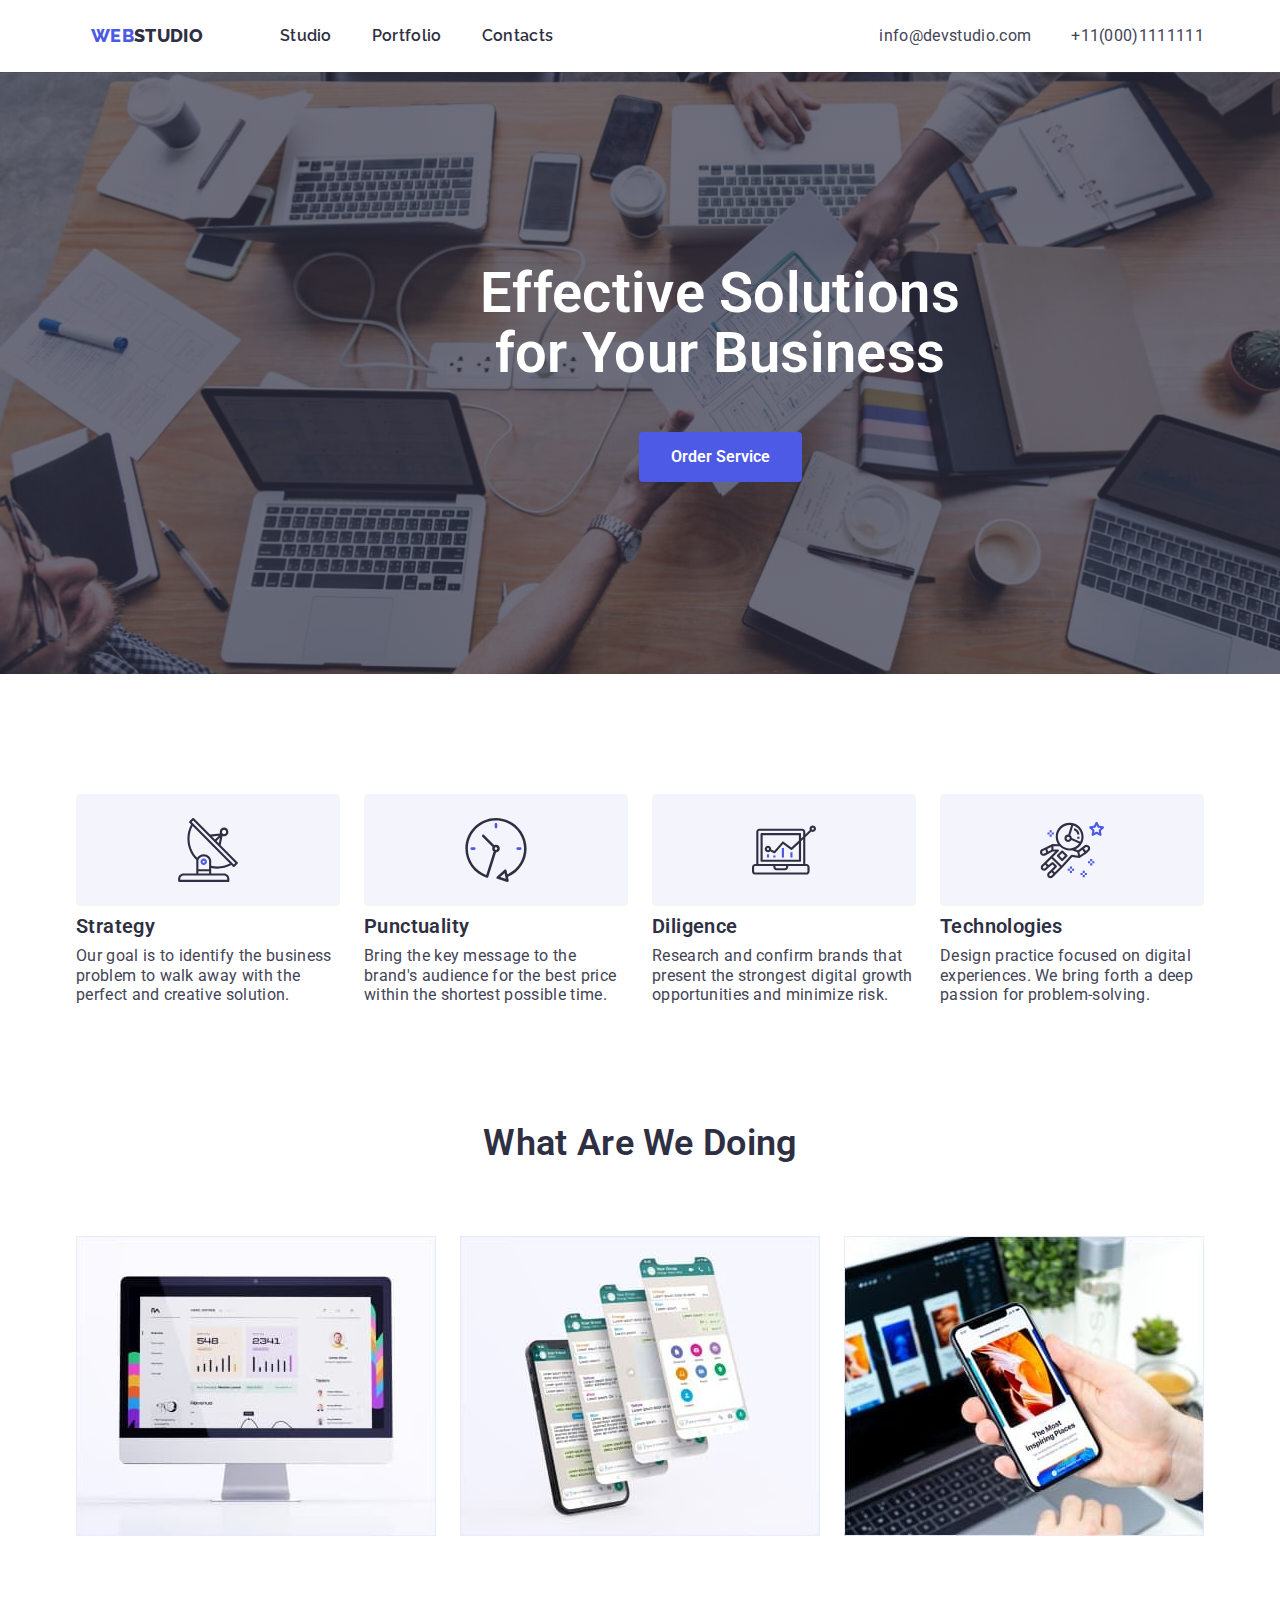
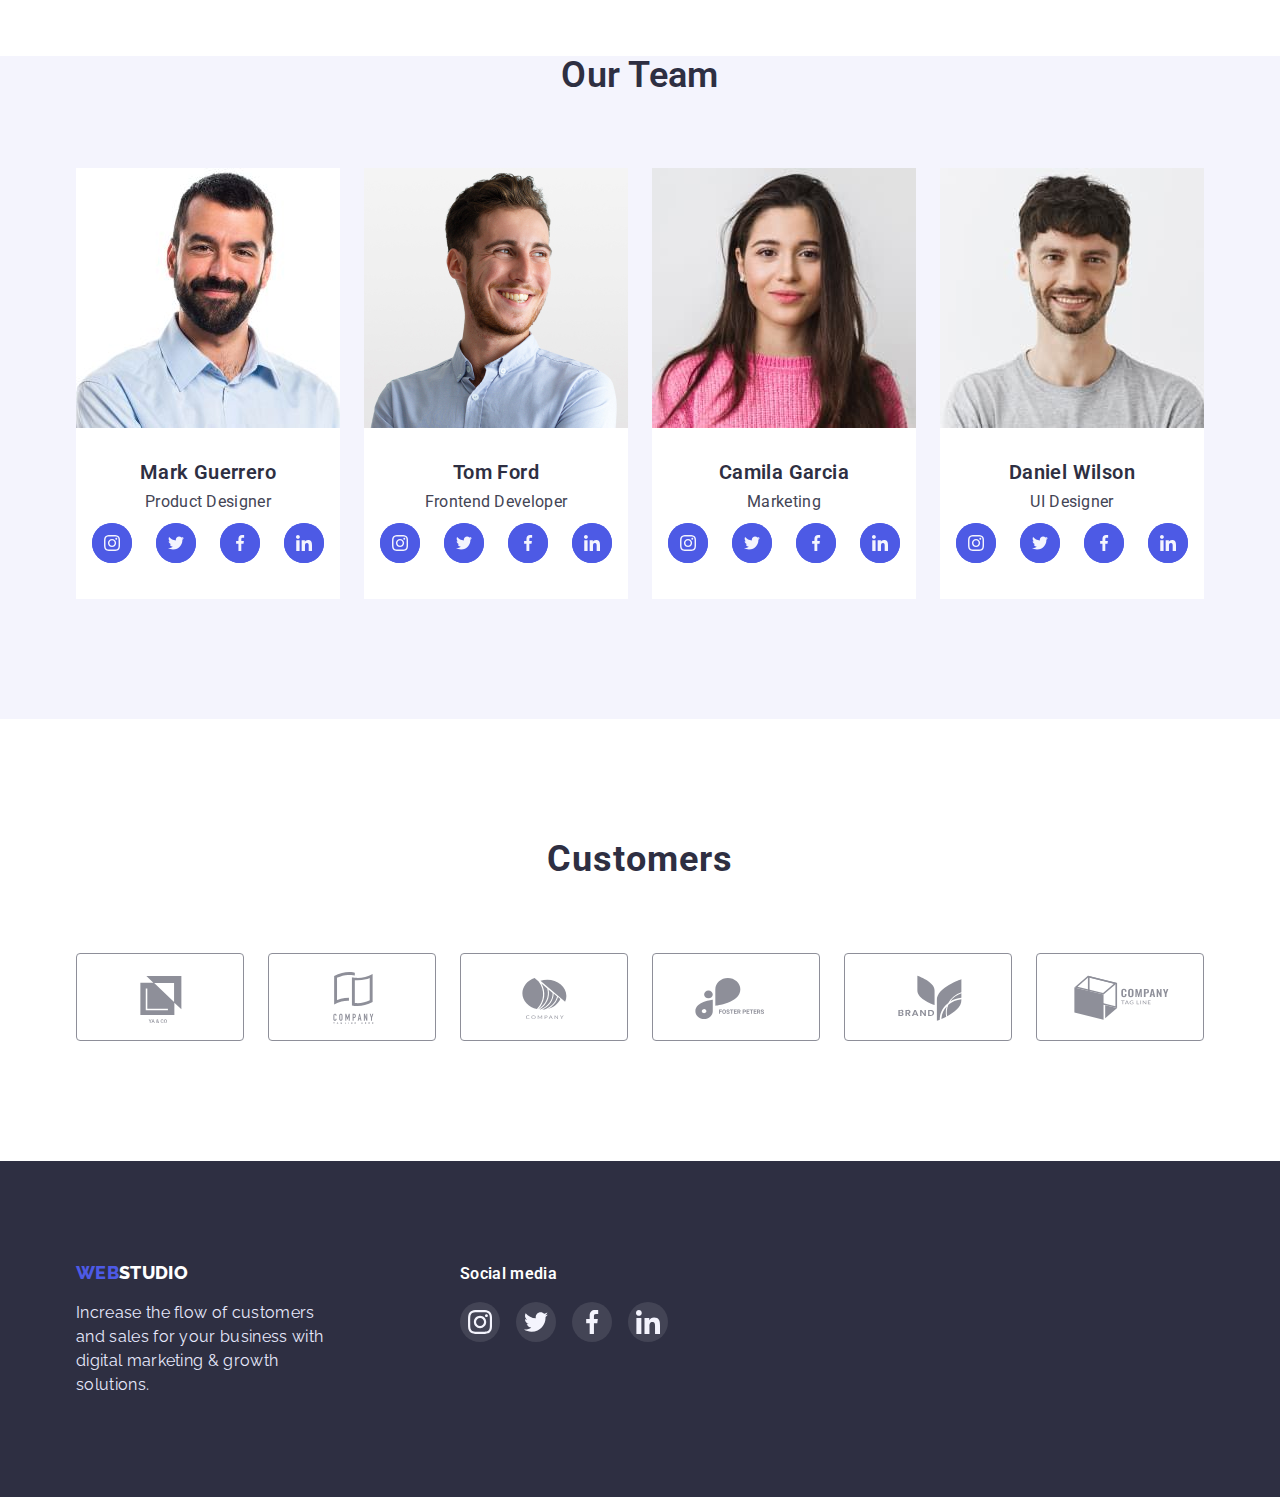
<file: index.html>
<!DOCTYPE html>
<html lang="en">
<head>
    <meta charset="UTF-8">
    <meta http-equiv="X-UA-Compatible" content="IE=edge">
    <meta name="viewport" content="width=device-width, initial-scale=1.0">
    <title>Document</title>
    <link rel="preconnect" href="https://fonts.googleapis.com">
    <link
    href="https://fonts.googleapis.com/css2?family=Raleway:wght@700;800&family=Roboto:wght@400;500;700;900&display=swap"
    rel="stylesheet"
  />
      <link rel="stylesheet" href="https://cdnjs.cloudflare.com/ajax/libs/modern-normalize/1.1.0/modern-normalize.min.css">

    <link rel="stylesheet" href="./css/styles.css">
</head>
    <body>
        <!-- Logo -->             
                <header>
                    <div class="conteiner line">
                        <nav class="conteiner sait-nav">
                            <a href="./index.html" class="logo"><span class="texte">Web</span>Studio</a>
                          <ul class="line">
                            <li class="li"><a href="./index.html" class="link currentv color">Studio</a></li>
                            <li class="li"><a href="./portfolio.html" class="link color">Portfolio</a></li>
                            <li class="li"><a href="" class="link color">Contacts</a></li>
                          </ul>
                         </nav>
                          <ul class="contact">
                              <li class="li"><a href="mailto:info@devstudio.com" class="contact">info@devstudio.com</a></li>
                              <li class="li"><a href="tel:+110001111111" class="contact">+11(000)1111111</a></li>
                          </ul>
                    </div>
               </header>           
    <main>
        <section class="hero hero-photo">
            <h1 class="hero-title">Effective Solutions  for Your Business</h1>
            <button type="button" class="button-hero">Order Service</button>
       </section>
          <!--Sections-->
        <section class="top">
            <div  class="conteiner">
                <h2 class="visually-hidden">The principle of the company's work</h2>
                <ul class="line">
                    <li class="for widch ">
                        <div class="work-icon">
                            <svg class="worksss-icon" width="64" height="64">
                                <use href="./images/symbol-defs.svg#icon-antena"></use>
                            </svg>
                        </div>
                        <h3 class="titlestud">Strategy</h3>
                        <p class="paragraf">Our goal is to identify the business
                          problem to walk away with the perfect and creative solution. </p>
                    </li>
                    <li class="for widch">
                        <div class="work-icon">
                            <svg class="worksss-icon" width="64" height="64">
                                <use href="./images/symbol-defs.svg#icon-clock-1"></use>
                            </svg>
                        </div>
                        <h3 class="titlestud">Punctuality</h3> 
                        <p class="paragraf">Bring the key message to the brand's audience for the best price within the shortest possible time.</p>
                    </li>
                    <li class="for widch">
                        <div class="work-icon">
                            <svg class="worksss-icon" width="64" height="64">
                                <use href="./images/symbol-defs.svg#icon-diagram-1"></use>
                            </svg>
                        </div>
                        <h3 class="titlestud">Diligence</h3>
                        <p class="paragraf">Research and confirm brands that present the strongest digital growth opportunities and minimize risk.</p>
                    </li>
                    <li class="for widch">
                        <div class="work-icon">
                            <svg class="worksss-icon" width="64" height="64">
                                <use href="./images/symbol-defs.svg#icon-astronaut"></use>
                            </svg>
                        </div>
                        <h3 class="titlestud">Technologies</h3>
                        <p class="paragraf">Design practice focused on digital experiences. We bring forth a deep passion for problem-solving.</p>
                    </li>
                </ul>
            </div>
        </section>
        <section  class="alt">
            <div class="conteiner">
            <h2 class="work">What are we doing</h2>
            <ul class="line">
                <li class="for"><img src="./images/photo1.jpg" alt="examples of work" width="360"></li>
                <li class="for"><img src="./images/photo2.jpg" alt="examples of work" width="360"></li>
                <li class="for"><img src="./images/photo3.jpg" alt="examples of work" width="360"></li>
            </ul>
            </div>
        </section>
       <section class="tof">
            <div class="conteiner our">
            <h2 class="work"> Our Team </h2>
            <ul class="line">
                <li class="for fone"><img src="./images/img1.jpg" alt="Product Designer" width="264">
            <h3 class="title">Mark Guerrero</h3>
            <p class="text">Product Designer</p>
            <div>
                <ul class="listej">
                    <li class="team for">
                        <a href="" class="team">
                            <svg class="team-list" width="16" height="16">
                              <use href="./images/symbol-defs.svg#icon-foteinstagram"></use>
                            </svg>
                          </a>
                    </li>
                    <li class="team for">
                        <a href="" class="team">
                            <svg class="team-list" width="16" height="16">
                              <use href="./images/symbol-defs.svg#icon-fotetwitter"></use>
                            </svg>
                        </a>
                    </li>
                    <li class="team for">
                        <a href="" class="team">
                          <svg class="team-list" width="16" height="16">
                             <use href="./images/symbol-defs.svg#icon-fotefacebook"></use>
                          </svg>
                        </a>
                    </li>
                    <li class="team for">
                        <a href="" class="team">
                            <svg class="team-list " width="16" height="16">
                              <use href="./images/symbol-defs.svg#icon-foterlinkedin"></use>
                            </svg>
                          </a>
                    </li>
                </ul>
            </div>
                <li class="for fone"><img src="./images/img2.jpg" alt="Frontend Developer" width="264">
            <h3 class="title">Tom Ford</h3>
            <p class="text">Frontend Developer</p>
            <div>
              <ul class="listej">
                  <li class="team for">
                      <a href="" class="team">
                          <svg class="team-list" width="16" height="16">
                            <use href="./images/symbol-defs.svg#icon-foteinstagram"></use>
                          </svg>
                        </a>
                  </li>
                  <li class="team for">
                      <a href="" class="team">
                          <svg class="team-list" width="16" height="16">
                            <use href="./images/symbol-defs.svg#icon-fotetwitter"></use>
                          </svg>
                        </a>
                  </li>
                  <li class="team for">
                      <a href="" class="team">
                          <svg class="team-list" width="16" height="16">
                            <use href="./images/symbol-defs.svg#icon-fotefacebook"></use>
                          </svg>
                        </a>
                  </li>
                  <li class="team for">
                      <a href="" class="team">
                          <svg class="team-list " width="16" height="16">
                            <use href="./images/symbol-defs.svg#icon-foterlinkedin"></use>
                          </svg>
                        </a>
                  </li>
              </ul>
          </div>
          </li>
                <li class="for fone"><img src="./images/img3.jpg" alt="Marketing" width="264">
            <h3 class="title">Camila Garcia</h3>
            <p class="text">Marketing</p>
            <div>
              <ul class="listej">
                  <li class="team for">
                      <a href="" class="team">
                          <svg class="team-list" width="16" height="16">
                            <use href="./images/symbol-defs.svg#icon-foteinstagram"></use>
                          </svg>
                        </a>
                  </li>
                  <li class="team for">
                      <a href="" class="team">
                          <svg class="team-list" width="16" height="16">
                            <use href="./images/symbol-defs.svg#icon-fotetwitter"></use>
                          </svg>
                        </a>
                  </li>
                  <li class="team for">
                      <a href="" class="team">
                          <svg class="team-list" width="16" height="16">
                            <use href="./images/symbol-defs.svg#icon-fotefacebook"></use>
                          </svg>
                        </a>
                  </li>
                  <li class="team for">
                      <a href="" class="team">
                          <svg class="team-list " width="16" height="16">
                            <use href="./images/symbol-defs.svg#icon-foterlinkedin"></use>
                          </svg>
                        </a>
                  </li>
              </ul>
          </div>
          </li>
                <li class="for fone"><img src="./images/img4.jpg" alt="UI Designer" width="264">
            <h3 class="title">Daniel Wilson</h3>
            <p class="text">UI Designer</p>
            <div>
              <ul class="listej">
                  <li class="team for">
                      <a href="" class="team">
                          <svg class="team-list" width="16" height="16">
                            <use href="./images/symbol-defs.svg#icon-foteinstagram"></use>
                          </svg>
                        </a>
                  </li>
                  <li class="team for">
                      <a href="" class="team">
                          <svg class="team-list" width="16" height="16">
                            <use href="./images/symbol-defs.svg#icon-fotetwitter"></use>
                          </svg>
                        </a>
                  </li>
                  <li class="team for">
                      <a href="" class="team">
                          <svg class="team-list" width="16" height="16">
                            <use href="./images/symbol-defs.svg#icon-fotefacebook"></use>
                          </svg>
                        </a>
                  </li>
                  <li class="team for">
                      <a href="" class="team">
                          <svg class="team-list " width="16" height="16">
                            <use href="./images/symbol-defs.svg#icon-foterlinkedin"></use>
                          </svg>
                        </a>
                  </li>
              </ul>
          </div>
          </li>
            </ul>
            </div>
        </section>
              <!--===================================CUSTOMERS===============================-->
      <section class="customers">
        <div class="conteiner">
          <h2 class="customers-text">Customers</h2>
          <ul class="our-customers">
            <li class="customers-list">
              <a href="" class="customers-link">
                <svg class="customers-list-icon"  width="104" height="56">
                  <use href="./images/symbol-defs.svg#icon-Logo"></use>
                </svg>
              </a>
            </li>
            <li class="customers-list">
              <a href="" class="customers-link">
                <svg class="customers-list-icon" width="104" height="56">
                  <use href="./images/symbol-defs.svg#icon-Logo-1"></use>
                </svg>
              </a>
            </li>
            <li class="customers-list">
              <a href="" class="customers-link">
                <svg class="customers-list-icon" width="104" height="56">
                  <use href="./images/symbol-defs.svg#icon-Logo-2"></use>
                </svg>
              </a>
            </li>
            <li class="customers-list">
              <a href="" class="customers-link">
                <svg class="customers-list-icon" width="104" height="56">
                  <use href="./images/symbol-defs.svg#icon-Logo-3"></use>
                </svg>
              </a>
            </li>
            <li class="customers-list">
              <a href="" class="customers-link">
                <svg class="customers-list-icon" width="104" height="56">
                  <use href="./images/symbol-defs.svg#icon-Logo-4"></use>
                </svg>
              </a>
            </li>
            <li class="customers-list">
              <a href="" class="customers-link">
                <svg class="customers-list-icon" width="104" height="56">
                  <use href="./images/symbol-defs.svg#icon-Logo-5"></use>
                </svg>
              </a>
            </li>
          </ul>
        </div>
      </section>

    </main>   
    <footer class="footer social">
    <div class="conteiner social">
      <div class="conteiner-footer">
        <a href="./index.html" class="logotip"><span class="texte">Web</span><span class="tect">Studio</span></a>
        <p class="p">
           Increase the flow of customers and sales for your business with digital marketing & growth solutions. 
        </p>
      </div>
      <div class="conteiner-f-icon">
        <h3 class="footer-social-text">Social media</h3>
        <ul class="footer-social-list">
          <li>
            <a href="" class="fotter-social-list-link">
              <svg class="footer-social-list-icon" width="24" height="24">
                <use href="./images/symbol-defs.svg#icon-foteinstagram"></use>
              </svg>
            </a>
          </li>
          <li>
            <a href="" class="fotter-social-list-link">
              <svg width="24" height="24">
                <use href="./images/symbol-defs.svg#icon-fotetwitter"></use>
              </svg>
            </a>
          </li>
          <li>
            <a href="" class="fotter-social-list-link">
              <svg width="24" height="24">
                <use href="./images/symbol-defs.svg#icon-fotefacebook"></use>
              </svg>
            </a>
          </li>
          <li>
            <a href="" class="fotter-social-list-link">
              <svg width="24" height="24">
                <use href="./images/symbol-defs.svg#icon-foterlinkedin"></use>
              </svg>
            </a>
          </li>
        </ul>
      </div>
    </div>
    
    </div>
    </footer>    
    </body>
    </html>
</file>
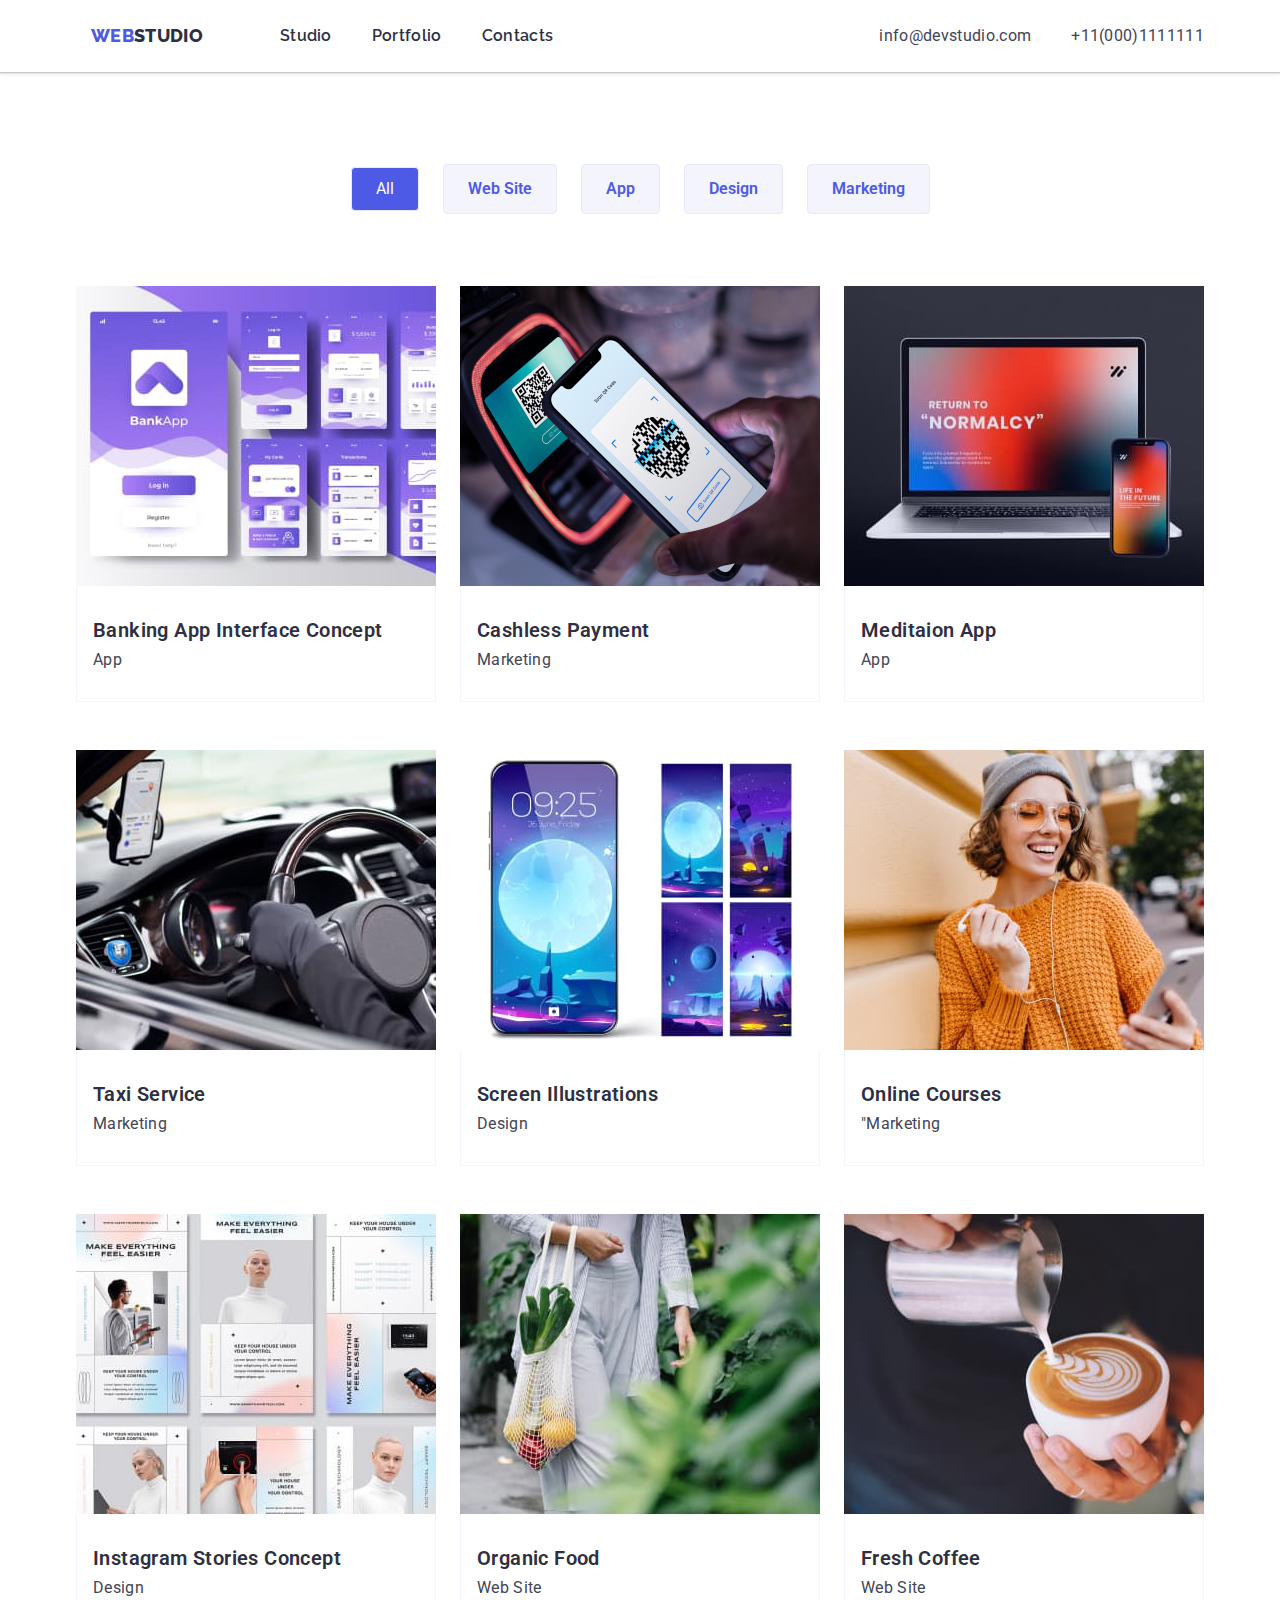
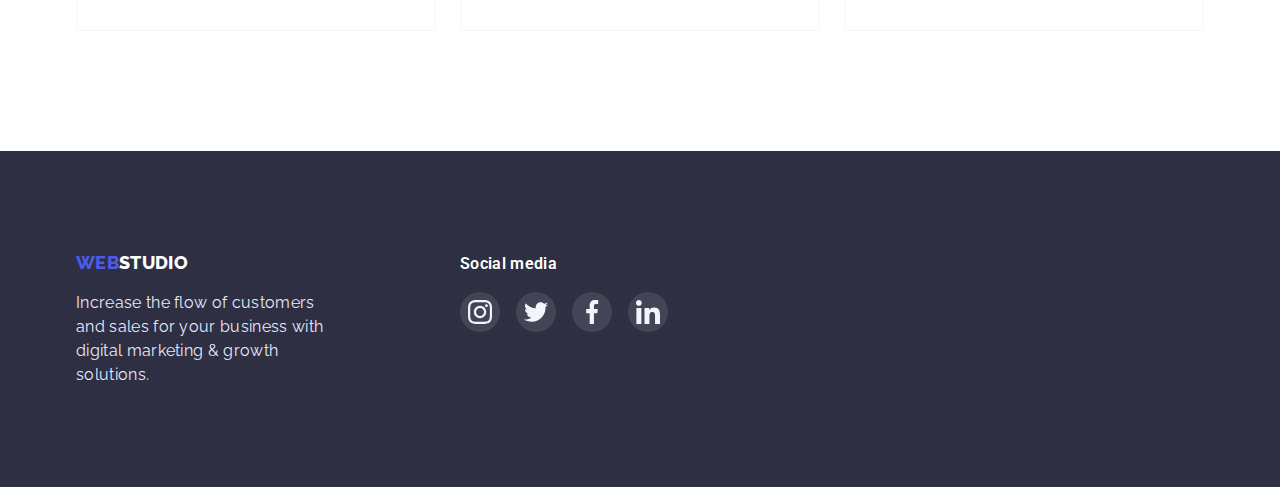
<file: portfolio.html>
<!DOCTYPE html>
<html lang="en">
<head>
    <meta charset="UTF-8">
    <meta http-equiv="X-UA-Compatible" content="IE=edge">
    <meta name="viewport" content="width=device-width, initial-scale=1.0">
    <title>Document</title>
    <link rel="stylesheet" href="https://fonts.googleapis.com/css2?family=Raleway:wght@800&family=Roboto:wght@400;500;700;900&display=swap"> 
    <link rel="stylesheet" href="https://cdnjs.cloudflare.com/ajax/libs/modern-normalize/1.1.0/modern-normalize.min.css">  
    <link rel="stylesheet" href="./css/styles.css">
</head>
<body>
        <!-- Logo -->
             
                <header class="header">
                    <div class="conteiner line">
                        <nav class="conteiner sait-nav">
                            <a href="./index.html" class="logo"><span class="texte">Web</span>Studio</a>
                          <ul class="list line">
                              <li class="li"><a href="./index.html" class="link color">Studio</a></li>
                              <li class="li"><a href="./portfolio.html" class="link currentv color">Portfolio</a></li>
                              <li class="li"><a href="" class="link color">Contacts</a></li>
                          </ul>
                         </nav>
                          <ul class="contact">
                              <li class="li"><a href="mailto:info@devstudio.com" class="contact">info@devstudio.com</a></li>
                              <li class="li"><a href="tel:+110001111111" class="contact">+11(000)1111111</a></li>
                          </ul>
                    </div>
               </header>
        
        <main>
            <!--Portfolio-->
    <section  class="section">
        <div class="conteiner">
                    <h1  class="visually-hidden">
            Portfolio
        </h1>
            <ul class="line">
                <li class="for">
                    <button type="button" class="button">All</button>
                </li>
                <li class="for">
                    <button type="button" class="button primary">Web Site</button>
                </li>
                <li class="for"> 
                    <button type="button" class="button primary">App</button>
                </li>
                <li class="for">
                    <button type="button" class="button primary">Design</button>
                </li>
                <li class="for">
                    <button type="button" class="button primary">Marketing</button>
                </li>
            </ul>
             <ul class="list pictures">
             <li class="foto fot fotolist">
              <a href="">
                <img src="./images/portfolio1.jpg" alt="Interface concept" width="360">
                <div class="retreat">
                 <h2 class="titlpro">Banking App Interface Concept</h2>
                 <p class="textpro">App</p>
               </div>
              </a>
            </li>
            <li class="foto fot fotolist">
                <a href=""><img src="./images/portfolio2.jpg" alt="Cashless Payment" width="360">
                 <div class="retreat">
                    <h2 class="titlpro">Cashless Payment</h2>
                    <p class="textpro">Marketing</p>
                 </div>
                </a>
            </li>
            <li class="foto fot fotolist">
                <a href=""><img src="./images/portfolio3.jpg" alt="Meditaion App" width="360">
                  <div class="retreat">
                    <h2 class="titlpro">Meditaion App</h2>
                    <p class="textpro">App</p>               
                  </div>
                </a>
            </li>
            <li class="foto fot fotolist">
                <a href="">
                  <img src="./images/portfolio4.jpg" alt="Taxi Service" width="360">
                    <div class="retreat">
                     <h2 class="titlpro">Taxi Service</h2>
                     <p class="textpro">Marketing</p>
                    </div>
                </a>
            </li>
            <li class="foto fot fotolist">
                <a href="">
                  <img src="./images/portfolio5.jpg" alt="Screen Illustrations" width="360">
                    <div class="retreat">
                     <h2 class="titlpro">Screen Illustrations</h2>
                     <p class="textpro"> Design </p>
                    </div>
                </a>
            </li>
            <li class="foto fot fotolist">
                <a href="">
                  <img src="./images/portfolio6.jpg" alt="Online Courses" width="360">
                    <div class="retreat">
                     <h2 class="titlpro">Online Courses</h2>
                     <p class="textpro">"Marketing</p>
                    </div>
                </a>
            </li>
            <li class="foto fot fotolist">
                <a href="">
                  <img src="./images/portfolio7.jpg" alt="Instagram Stories Concept" width="360">
                    <div class="retreat">
                      <h2 class="titlpro">Instagram Stories Concept</h2>
                      <p class="textpro">Design</p>
                    </div>
                </a>
            </li>
            <li class="foto fot fotolist">
                <a href="">
                  <img src="./images/portfolio8.jpg" alt="Organic Food" width="360">
                    <div class="retreat">
                      <h2 class="titlpro">Organic Food</h2>
                      <p class="textpro">Web Site</p>
                    </div>
                </a>
            </li>
            <li class="foto fot fotolist">
                <a href="">
                  <img src="./images/portfolio9.jpg" alt="Fresh Coffee" width="360">
                    <div class="retreat">
                      <h2 class="titlpro">Fresh Coffee</h2>
                      <p class="textpro">Web Site</p>
                    </div>
                </a>
            </li>
        </ul>
        </div>
    </section>
        </main>
        <footer class="footer social">
          <div class="conteiner social">
            <div class="conteiner-footer">
              <a href="./index.html" class="logotip"><span class="texte">Web</span><span class="tect">Studio</span></a>
              <p class="p">
                 Increase the flow of customers and sales for your business with digital marketing & growth solutions. 
              </p>
            </div>
            <div class="conteiner-f-icon">
              <h3 class="footer-social-text">Social media</h3>
              <ul class="footer-social-list">
                <li>
                  <a href="" class="fotter-social-list-link">
                    <svg class="footer-social-list-icon" width="24" height="24">
                      <use href="./images/symbol-defs.svg#icon-foteinstagram"></use>
                    </svg>
                  </a>
                </li>
                <li>
                  <a href="" class="fotter-social-list-link">
                    <svg width="24" height="24">
                      <use href="./images/symbol-defs.svg#icon-fotetwitter"></use>
                    </svg>
                  </a>
                </li>
                <li>
                  <a href="" class="fotter-social-list-link">
                    <svg width="24" height="24">
                      <use href="./images/symbol-defs.svg#icon-fotefacebook"></use>
                    </svg>
                  </a>
                </li>
                <li>
                  <a href="" class="fotter-social-list-link">
                    <svg width="24" height="24">
                      <use href="./images/symbol-defs.svg#icon-foterlinkedin"></use>
                    </svg>
                  </a>
                </li>
              </ul>
            </div>
          </div>
         </div>
        </footer>
</body>
</html>
</file>
<file: css/styles.css>
html {
    box-sizing: border-box;
}
*,
*::before,
*::after {
    box-sizing: inherit;
}


:root {
    --primary-text-color: #2E2F42;
    --title-text-color: #434455;
    --accent-color:#4D5AE5;
    --primary-bg-color: #fff;

}
body {
    
    background-color:#fff;
    color: var(--primary-text-color);

    font-family:'Roboto', sans-serif;
    letter-spacing: 0.02em;
    
}
h1,
h2,
h3,
h4,
h5,
h6,
p {
	margin: 0;
}
ul {
	list-style: none;
	padding-left: 0;
	margin: 0;
}

a {
	text-decoration: none;
}

img {
	display: block;
	max-width: 100%;
	height: auto;
}


.conteiner {
    margin-left: auto;
    margin-right: auto;
    width: 1158px;
    padding-left: 15px;
    padding-right: 15px;
}
.line {
    display: flex;
    align-items: center;
    color: #2E2F42;
    justify-content: center;
}
.header {
  box-shadow: 0px 2px 1px rgba(46, 47, 66, 0.08), 0px 1px 1px rgba(46, 47, 66, 0.16),
    0px 1px 6px rgba(46, 47, 66, 0.08);

}

/*Studio*/
 /*Logo*/

.logo {

    margin-right: 77px;
padding-top: 24px;
    padding-bottom: 24px;

    color: var(--primary-text-color);
    font-family: 'Raleway';
font-size: 18px;
font-weight: 800;
line-height: 1.33;
text-transform: uppercase;
 text-decoration: none; 
 

}
.logo .texte {
color: var(--accent-color);

}

/*Sait Nav*/
 .sait-nav {
    color: #2E2F42;
 font-family: 'Raleway';   
font-weight: 600;
font-size: 16px;
line-height: 1.2;
display: flex;
text-decoration: none;

 }
.color {
    color: #2E2F42;
}

.sait-nav .link:hover,
.sait-nav .link:focus{
 color:#4D5AE5;

}

.site-nav .link.current {
   color: #404BBF
}
.site-nav, .li {
     padding-top: 24px;
    padding-bottom: 24px;

 
}
.site-nav, .li:not(:last-child) {
    margin-right: 40px;
}

/*Contakt*/
.contact { 
    color: #434455;
    font-weight: 400;
font-size: 16px;
line-height: 1.5;
display: flex;

}


 .contact:hover {
    color: var(--accent-color);
    
}
.contact:focus {
    color: #4D5AE5;
      
} 



.cont-icon {
    align-items: center;
   margin-top: 28px;
   margin-right: 16px;
   color: #434455;
}

/*Hero*/

.hero {

    padding-top: 192px; 
    padding-bottom: 192px;
    text-align: center;
    background: #2E2F42;
    margin-left: auto;
    margin-right: auto;


}

.hero-photo {
    background-image: linear-gradient(rgba(46, 47, 66, 0.7), rgba(46, 47, 66, 0.7)),
    url(../images/hero.jpg);
  background-position: center;
  background-size: cover;
  Width: 1440px;

}

.hero-title {
    margin-left: auto;
    margin-right: auto;
    color: #ffffff;
    font-weight: 600;
font-size: 56px;
line-height: 1.07;

width: 492px;
height: 120px;
left: 474px;
top: 264px;

}
.button-hero {
        border-radius: 4px;
    padding-left: 32px;
    padding-right: 32px;
    padding-bottom: 16px;
    padding-top: 16px;
    margin-top: 48px;

    color: #ffffff;
    background: #4D5AE5;
    font-family: inherit;
    font-weight: 600;
    border: none;

 cursor: pointer;

   align-items: center;
    text-align: center;

    
}
.button-hero:hover,
.button-hero:focus {
    background: #404BBF;

}

/*************button**************/
 
.button {
    padding: 16px 32px;

    color: #ffffff;
    background: #4D5AE5;
    font-family: inherit;

 cursor: pointer;

   align-items: center;
    padding: 12px 24px;
    border-radius: 4px;
    text-align: center;
    border: 1px solid #E7E9FC;
}


.button:focus {
color: #ffffff;
    background: #4D5AE5;
    
}
 
.pro {
    
    background-color: #4D5AE5;
    padding: 8px 16px;
    border-radius: 4px;
    text-align: center;
    border: 1px solid #E7E9FC;

}


.button:focus {
color: #ffffff;
    background: #4D5AE5;
    
}

.button.primary {
    color: var(--accent-color);
    background-color: #F4F4FD;

    font-family: 'Roboto';
font-style: normal;
font-weight: 600;
font-size: 16px;
line-height: 1.5;

    align-items: center;
    padding: 12px 24px;
    border-radius: 4px;
    text-align: center;
    border: 1px solid #E7E9FC;

}

.button.primary:focus{
    color: #fff;
    background-color: var(--accent-color);

}

.button.primary:hover {

    border: 1px solid #4D5AE5;
    border-radius: 4px;
    color: #4D5AE5;
}

.section {
    padding-top: 92px;
    padding-bottom: 120px;
}


 /*section list*/

 .visually-hidden {
    position: absolute;
    white-space: nowrap;
    width: 1px;
    height: 1px;
    overflow: hidden;
    border: 0;
    padding: 0;
    clip: rect(0 0 0 0);
    clip-path: inset(50%);
    margin: -1px;
 }

 .title {
    padding-top: 32px;
    margin-bottom: 8px;
    font-weight: 600;
font-size: 20px;
line-height: 1.2;
letter-spacing: 0.02em;
color: #2E2F42;
text-align: center;
 } 
 .titlestud {
    margin-bottom: 8px;
    font-weight: 600;
font-size: 20px;
line-height: 1.2;
letter-spacing: 0.02em;
color: #2E2F42;

 }

 .titlpro {

    margin-bottom: 8px;
    font-weight: 600;
font-size: 20px;
line-height: 1.2;
letter-spacing: 0.02em;
color: #2E2F42;

 }

 .textpro {
    font-weight: 400;
font-size: 16px;
line-height: 1.2;


color: #434455;
}
.retreat {
    padding: 32px 16px;
    padding-top: 32px;
    border: 0.5px solid #F4F4FD;
    border-top: 0;
}

 .fone {
    background-color: #ffffff;
 }

.top {
    padding-top: 120px;
    padding-bottom: 120px;
}

.tof {
    background-color: #F4F4FD;
    padding-bottom: 120px;

}

 .text {
        font-weight: 400;
font-size: 16px;
line-height: 1.2;
text-align: center;

color: #434455;
}


 .widch {
    width: 264px;
 }
 .paragraf {
    font-weight: 400;
font-size: 16px;
line-height: 1.2;
letter-spacing: 0.02em;
color: #434455;

 }
 .for:not(:last-child) {
    margin-right: 24px;

}


/*section work*/
.work {
    padding: 0;
    margin-left: auto;
    margin-right: auto;
    margin-bottom: 72px;

    font-weight: 600;
font-size: 36px;
line-height: 1.11;

text-align: center;
text-transform: capitalize;

color: #2E2F42;
}
/*********** ICONKY WORK ***********/
.work-icon {
    
    width: 264px;
    height: 112px;
    display: inline-block;
    align-items: center;

    background-color: #F4F4FD;
    border-radius: 4px;
  margin-bottom: 8px;
  display: flex;
  justify-content: center;
    align-items: center;
    
}

.worksss-icon {
    
    display: block;

    fill: #2E2F42;;
    background-color: #F4F4FD;
    border-radius: 4px;
    
    
    
}


.work-icon:hover {
    border: 0.01px solid #4D5AE5;
}



/*section our*/
.our {
       margin-left: auto;
    margin-right: auto; 
    
}
.alt {
    padding-bottom: 120px;
}

.team {
    display: flex;
    justify-content: center;
    align-items: center;
    width: 40px;
    height: 40px;
    border-radius: 50%;
    fill:#F4F4FD;
     background: #4D5AE5;

}
.for:not(:last-child) {
    margin-right: 24px;

}
.team-list {
    align-items: center;
    fill: #F4F4FD
     
}
.team:hover,
.team:focus {
   background-color: #404BBF;
}

.listej {
display: flex;

padding: 16px;
padding-bottom: 36px;
padding-top: 12px;
}

/*footer*/
.footer {
  
    background-color: #2E2F42;
    color: #fff;

   
  font-family: 'Raleway';
  font-weight: 800;
  font-size: 18px;
  line-height: 1.17;
  padding-top: 100px;
  padding-bottom: 100px;
  display: flex;

}
.footer, .tect {
    color: #fff;

}
.p {
    width: 264px;
    margin-top: 16px;
    font-weight: 400;
    font-size: 16px;
    line-height: 24px;

    letter-spacing: 0.02em;
    color: #E7E9FC;



}
.logotip { 

    color: var(--primary-text-color);
    font-family: 'Raleway';
font-size: 18px;
font-weight: 800;
line-height: 1.33;
text-transform: uppercase;
 text-decoration: none;
}
.logotip .texte {
color: var(--accent-color);

}


.pictures {

    padding: 0;
    display: flex;
    flex-wrap: wrap;
    margin-top: 72px;
   


}
/*foto*/

.foto { 

margin: 0;
padding: 0;
font-weight: 400;
font-size: 16px;
line-height: 1.5;
text-decoration: none;
margin-right: 24px;
margin-bottom: 48px;
width: 360px;
}
.fot:nth-child(3n) {
    margin-right: 0;
}

.fot:nth-last-child(-n+3) {
    margin-bottom: 0;
}
.fotolist:hover {
    border: 0.5px solid #e5e5ef;
    border-top: 0;
}


.right {

    display: flex;
    padding-top: 72px;
}

.customers {
    max-width: 1440px;
    margin: 0 auto;
    padding-top: 120px;
    padding-bottom: 120px;
  }
  .our-customers {
    display: flex;
    gap: 24px;
    margin-top: 72px;


  }
  .customers-list {
    width: 168px;
    height: 88px;
    cursor: pointer;
    margin: 0;
    padding: 0;
    border-radius: 4px;


  } 

  .customers-list-icon:hover {
    fill:#4D5AE5;
  }

  .customers-list-icon {
    fill: currentColor;
}

  .customers-text {
    font-family: 'Roboto';
font-weight: 700;
font-size: 36px;
line-height: 1.16;
text-align: center;
letter-spacing: 0.03em;

color: #2E2F42;
  }
  .customers-link {
    border: 1px solid #8E8F99;
    height: 100%;
    width: 100%;
color: #8E8F99;
    display: flex;
    align-items: center;
    justify-content: center;
    border-radius: 4px;
  }
  .customers-link:hover,
  .customers-link:focus {
    border: 1px solid #2E3CD7;
    color: #2E3CD7;
  }

   .social {
    display: flex;
  align-items: baseline;
  } 
  
  .footer-social-text {
    font-family: 'Roboto';
    font-style: normal;
    font-weight: 600;
    font-size: 16px;
    line-height: 1.5;
    
    letter-spacing: 0.02em;
    
    color: #FFFFFF;


}

.footer-social-list {
    display: flex;
    margin-top: 16px;
    gap: 16px;
  }
  
  .fotter-social-list-link {
    display: flex;
    justify-content: center;
    align-items: center;
    width: 40px;
    height: 40px;
    border-radius: 50%;
    fill:#F4F4FD;
    background-color: rgba(255, 255, 255, 0.1);
  }

.fotter-social-list-link:hover,
.fotter-social-list-link:focus {
    fill:#F4F4FD;
    background:  #31D0AA;
}


 .conteiner-f-icon {
      margin-left: 120px;


}
</file>
